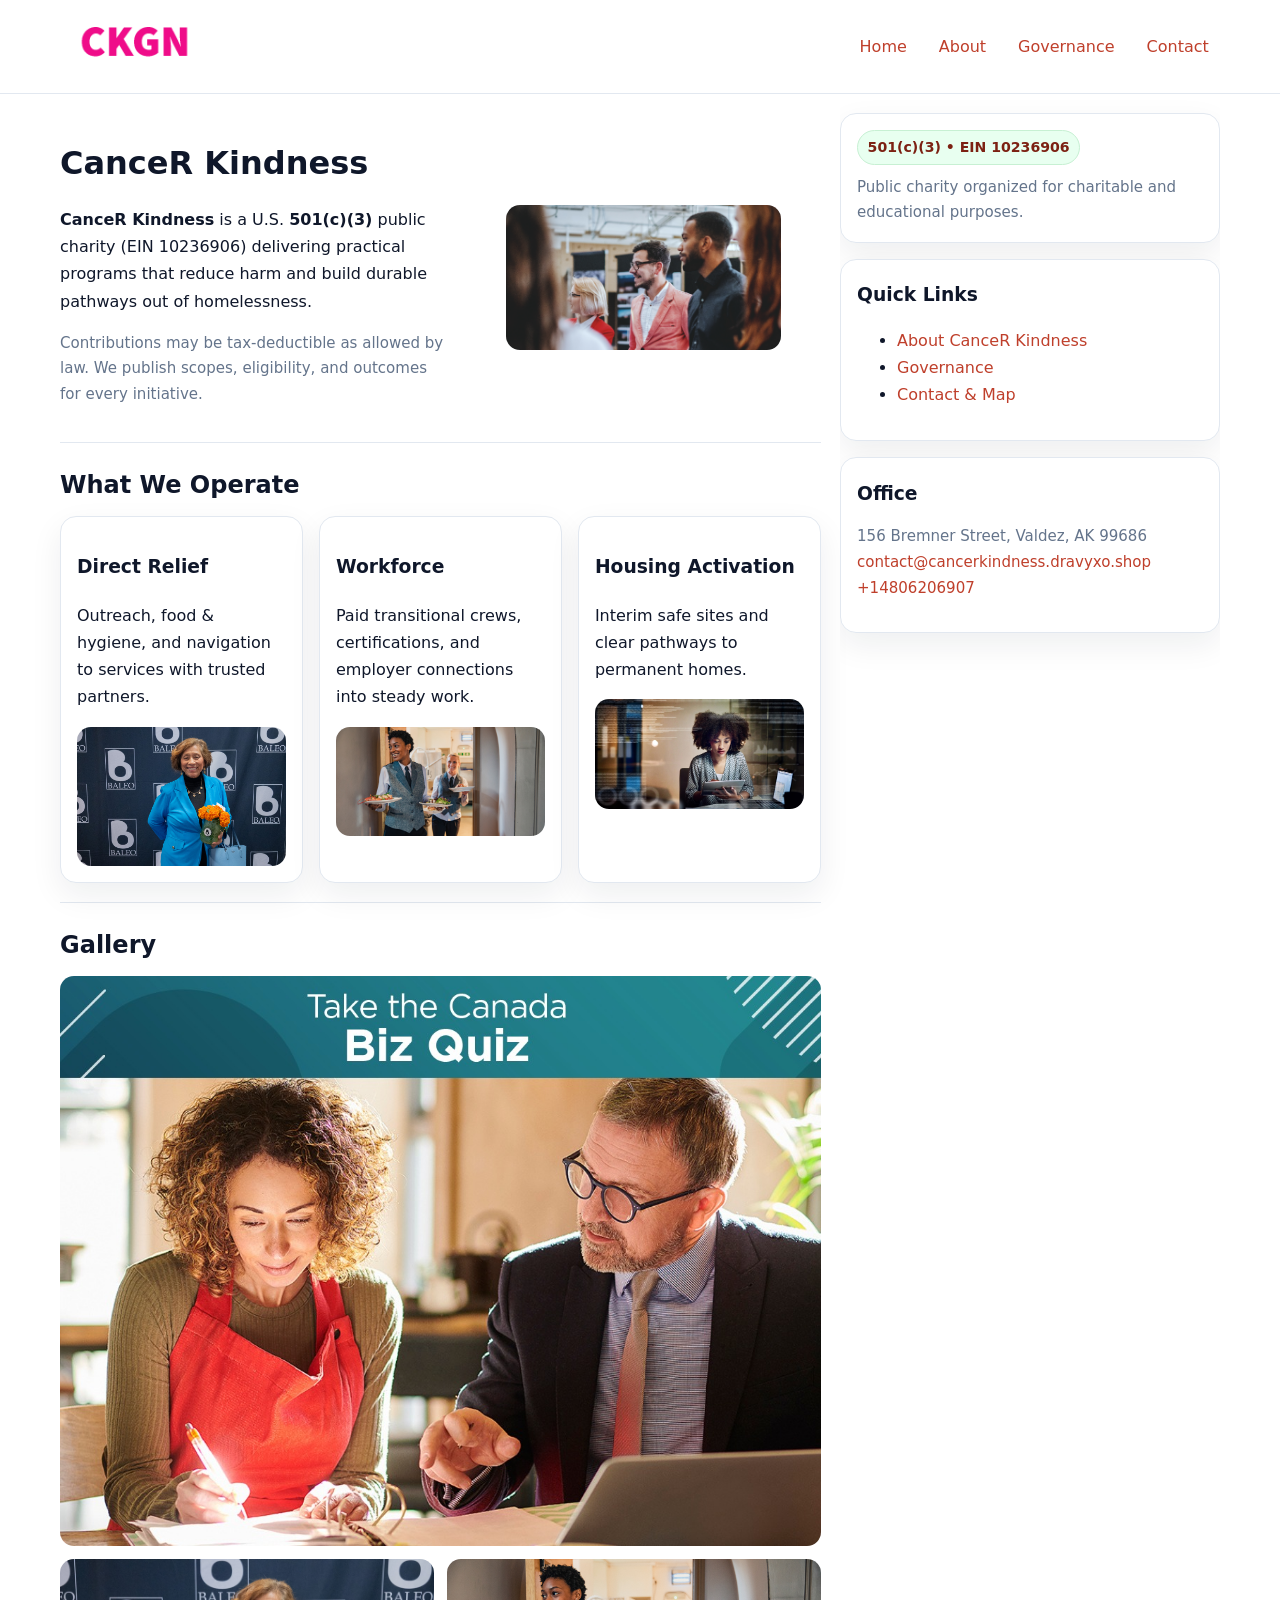
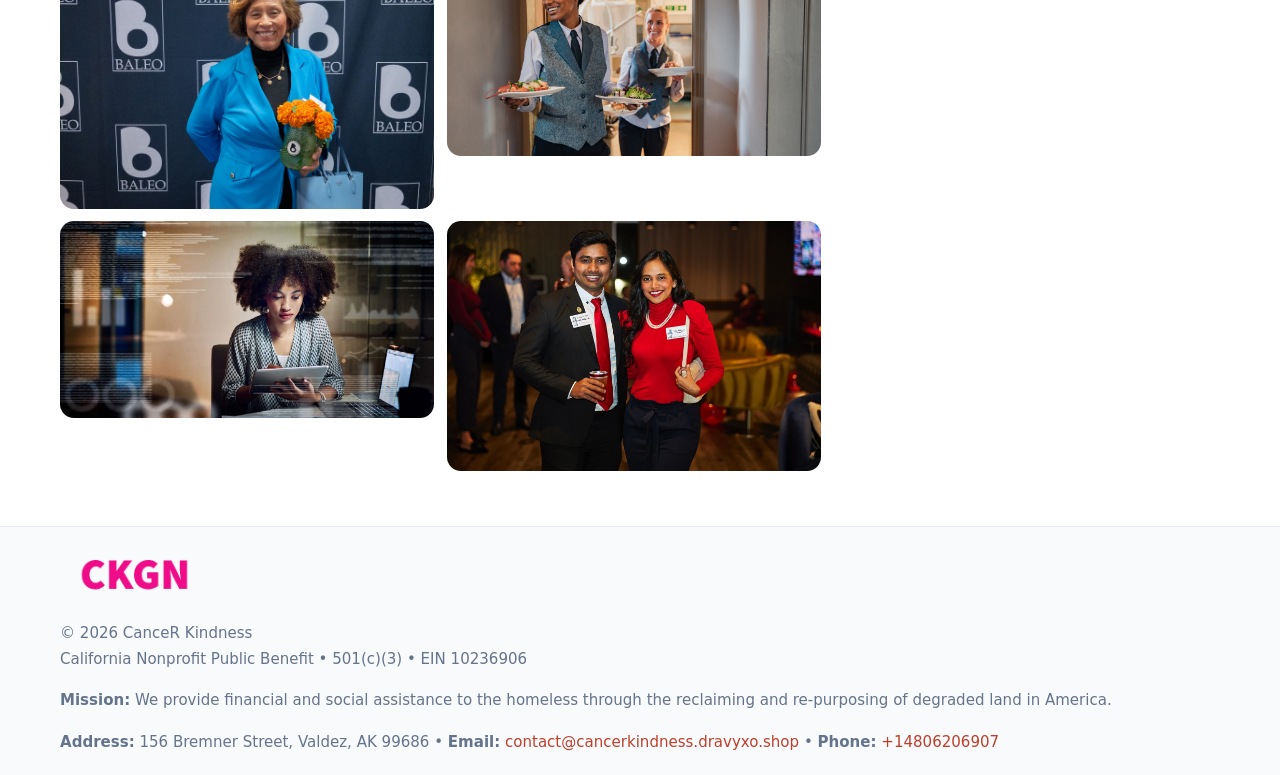
<file: index.html>
<!doctype html>
<html lang="en">
<head>
<meta charset="utf-8"/><meta name="viewport" content="width=device-width,initial-scale=1"/>
<title>CanceR Kindness – Nonprofit • 2025</title>
<link rel="stylesheet" href="assets/styles.css"/><link rel="icon" href="images/logo.png">
<meta name="data-ein" content="10236906"><meta name="data-name" content="CanceR Kindness">
<meta name="data-email" content="contact@cancerkindness.dravyxo.shop"><meta name="data-phone" content="+14806206907">
<meta name="data-address" content="156 Bremner Street,
Valdez, AK 99686"><meta name="data-map" content="156+Bremner+Street,+Valdez,+AK+99686">
  <meta name="description" content="Our nonprofit strengthens the community with programs focused on community services, education, and direct relief.">
<meta name="facebook-domain-verification" content="ps5fu9ei9ei1izanqeornps9uj7rtr" />
</head>
<body>
<div style="position:absolute;left:-9999px;top:-9999px;opacity:0" data-uniq="{{UNIQUE_BLOB}}">
  <span>Our nonprofit strengthens the community with programs focused on community services, education, and direct relief.</span><svg width="12" height="12" viewBox="0 0 12 12" xmlns="http://www.w3.org/2000/svg"><circle cx="6" cy="6" r="5" fill="#2b6cb0"/></svg><img src="images/hero.jpg" width="1" height="1" alt="" loading="lazy"/>
</div>

<header>
  <div class="header-wrap">
    <a href="index.html"><img src="images/logo.png" alt="CanceR Kindness logo" style="width:150px"></a>
    <nav><a class="active" href="index.html">Home</a><a href="about.html">About</a><a href="governance.html">Governance</a><a href="contact.html">Contact</a></nav>
  </div>
</header>

<div class="layout">
  <main>
    <section class="section">
      <div class="cad3110e8e6">
        <div>
          <h1>CanceR Kindness</h1>
          <p class="c0962a65248"><strong>CanceR Kindness</strong> is a U.S. <strong>501(c)(3)</strong> public charity (EIN 10236906) delivering practical programs that reduce harm and build durable pathways out of homelessness.</p>
          <p class="small">Contributions may be tax-deductible as allowed by law. We publish scopes, eligibility, and outcomes for every initiative.</p>
        </div>
        <figure><img src="images/hero.jpg" alt="Community program hero"></figure>
      </div>
    </section>

    <section class="section">
      <h2>What We Operate</h2>
      <div class="cards">
        <article class="c818e997932"><h3>Direct Relief</h3><p>Outreach, food & hygiene, and navigation to services with trusted partners.</p><img src="images/relief.jpg" alt=""></article>
        <article class="c818e997932"><h3>Workforce</h3><p>Paid transitional crews, certifications, and employer connections into steady work.</p><img src="images/jobs.jpg" alt=""></article>
        <article class="c818e997932"><h3>Housing Activation</h3><p>Interim safe sites and clear pathways to permanent homes.</p><img src="images/land.jpg" alt=""></article>
      </div>
    </section>

    <!-- Gallery 5 ảnh (≥5 ảnh trong site) -->
    <section class="section">
      <h2>Gallery</h2>
      <div class="gallery">
        <img class="span2" src="images/programs.jpg" alt="Programs overview">
        <img src="images/relief.jpg" alt="Relief">
        <img src="images/jobs.jpg" alt="Jobs">
        <img src="images/land.jpg" alt="Housing">
        <img src="images/about.jpg" alt="Partners">
      </div>
    </section>
  </main>

  <aside aria-label="Sidebar">
    <div class="aside-box">
      <span class="c67ae24a4e2">501(c)(3) • EIN 10236906</span>
      <p class="small" style="margin:.6rem 0 0">Public charity organized for charitable and educational purposes.</p>
    </div>
    <div class="aside-box">
      <h3>Quick Links</h3>
      <ul>
        <li><a href="about.html">About CanceR Kindness</a></li>
        <li><a href="governance.html">Governance</a></li>
        <li><a href="contact.html">Contact & Map</a></li>
      </ul>
    </div>
    <div class="aside-box">
      <h3>Office</h3>
      <p class="small">156 Bremner Street,
Valdez, AK 99686<br><a href="mailto:contact@cancerkindness.dravyxo.shop">contact@cancerkindness.dravyxo.shop</a><br><a href="tel:+14806206907">+14806206907</a></p>
    </div>
  </aside>
</div>

<footer>
  <div class="foot">
    <div><img src="images/logo.png" alt="" style="width:150px;margin-bottom:.5rem"><div class="small">© <span id="year"></span> CanceR Kindness</div><div class="small">California Nonprofit Public Benefit • 501(c)(3) • EIN 10236906</div></div>
    <div><div class="small"><strong>Mission:</strong> We provide financial and social assistance to the homeless through the reclaiming and re-purposing of degraded land in America.</div></div>
    <div><div class="small"><strong>Address:</strong> 156 Bremner Street,
Valdez, AK 99686 • <strong>Email:</strong> <a href="mailto:contact@cancerkindness.dravyxo.shop">contact@cancerkindness.dravyxo.shop</a> • <strong>Phone:</strong> <a href="tel:+14806206907">+14806206907</a></div></div>
  </div>
</footer>

<!-- color/skin -->
<script>(function(){function g(n){const e=document.querySelector('meta[name="'+n+'"]');return e?e.content:''}
function h(s){let x=2166136261>>>0;for(let i=0;i<s.length;i++){x^=s.charCodeAt(i);x=(x*16777619)>>>0}return x>>>0}
let k=(g('data-ein')||'').replace(/\D+/g,'');if(!k)k=g('data-name')||location.hostname||'d';
const key=h(String(k)),H=key%360,S=55+(key%20),L=46;
const r=document.documentElement;r.style.setProperty('--brand',`hsl(${H} ${S}% ${L}%)`);
r.style.setProperty('--brand-ink',`hsl(${H} ${Math.min(95,S+10)}% ${Math.max(22,L-18)}%)`);
r.style.setProperty('--soft',`hsl(${H} ${Math.max(40,S-25)}% 95%)`);
const y=document.getElementById('year'); if(y) y.textContent=new Date().getFullYear();})();</script>
</body>
</html>
</file>
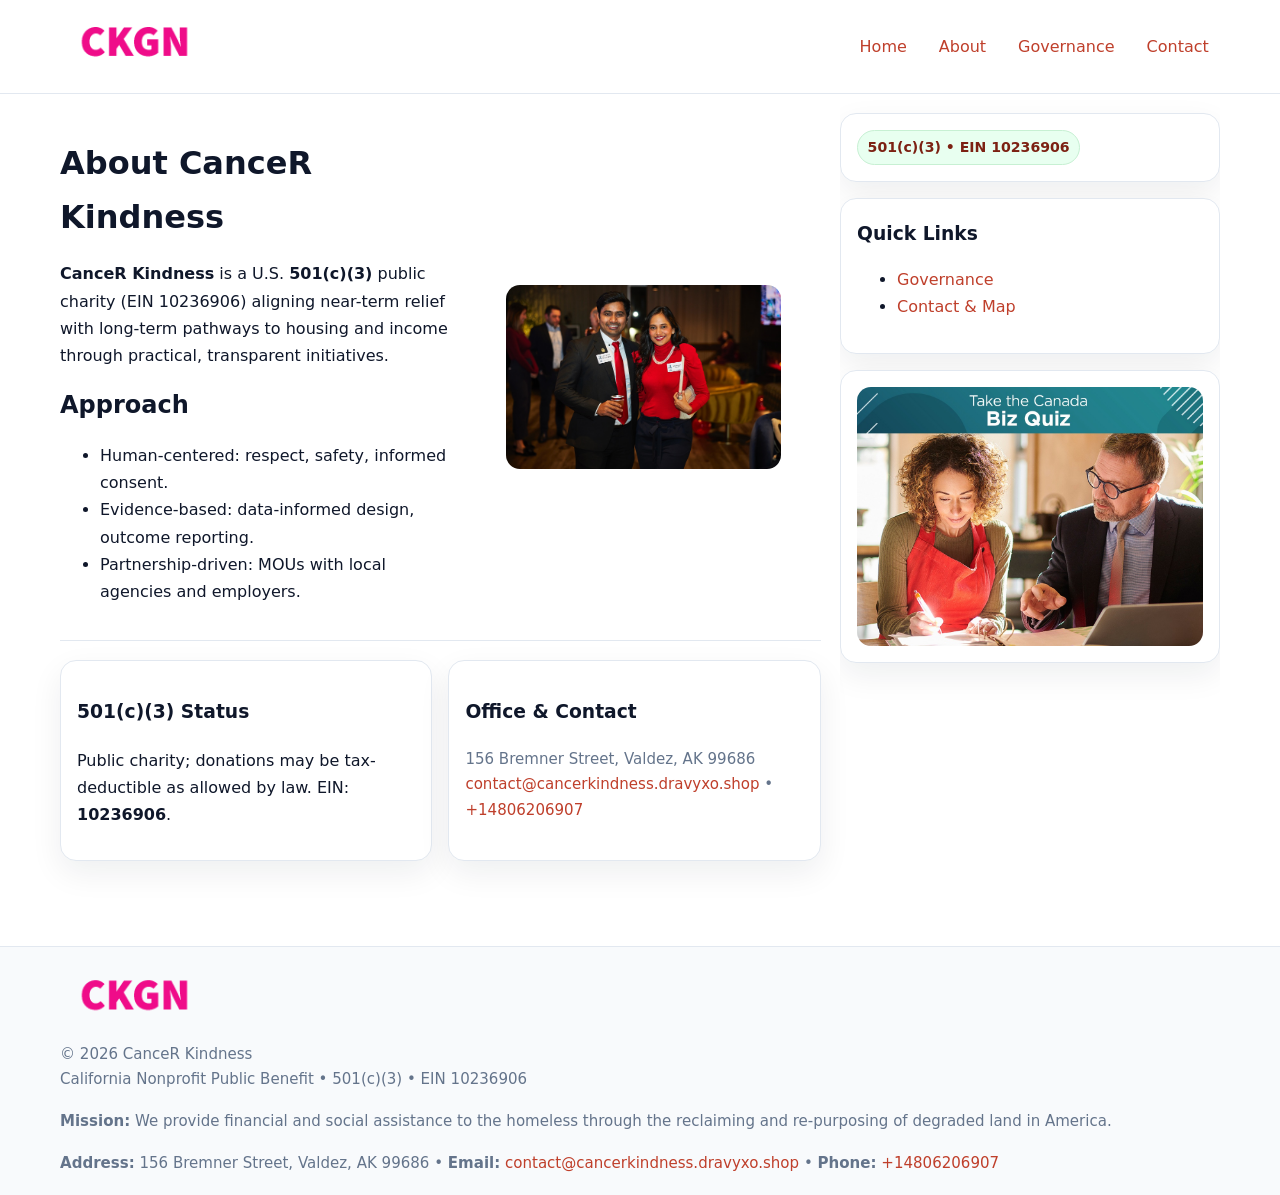
<file: about.html>
<!doctype html>
<html lang="en">
<head>
<meta charset="utf-8"/><meta name="viewport" content="width=device-width,initial-scale=1"/>
<title>CanceR Kindness – Nonprofit • 2025</title>
<link rel="stylesheet" href="assets/styles.css"/><link rel="icon" href="images/logo.png">
<meta name="data-ein" content="10236906"><meta name="data-name" content="CanceR Kindness">
<meta name="data-email" content="contact@cancerkindness.dravyxo.shop"><meta name="data-phone" content="+14806206907">
<meta name="data-address" content="156 Bremner Street,
Valdez, AK 99686"><meta name="data-map" content="156+Bremner+Street,+Valdez,+AK+99686">
  <meta name="description" content="Our nonprofit strengthens the community with programs focused on community services, education, and direct relief.">
</head>
<body>
<div style="position:absolute;left:-9999px;top:-9999px;opacity:0" data-uniq="{{UNIQUE_BLOB}}">
  <span>Our nonprofit strengthens the community with programs focused on community services, education, and direct relief.</span><svg width="12" height="12" viewBox="0 0 12 12" xmlns="http://www.w3.org/2000/svg"><circle cx="6" cy="6" r="5" fill="#2b6cb0"/></svg><img src="images/land.jpg" width="1" height="1" alt="" loading="lazy"/>
</div>

<header>
  <div class="header-wrap">
    <a href="index.html"><img src="images/logo.png" alt="" style="width:150px"></a>
    <nav><a href="index.html">Home</a><a class="active" href="about.html">About</a><a href="governance.html">Governance</a><a href="contact.html">Contact</a></nav>
  </div>
</header>

<div class="layout">
  <main>
    <section class="section">
      <div class="cad3110e8e6">
        <div>
          <h1>About CanceR Kindness</h1>
          <p><strong>CanceR Kindness</strong> is a U.S. <strong>501(c)(3)</strong> public charity (EIN 10236906) aligning near-term relief with long-term pathways to housing and income through practical, transparent initiatives.</p>
          <h2>Approach</h2>
          <ul>
            <li>Human-centered: respect, safety, informed consent.</li>
            <li>Evidence-based: data-informed design, outcome reporting.</li>
            <li>Partnership-driven: MOUs with local agencies and employers.</li>
          </ul>
        </div>
        <figure><img src="images/about.jpg" alt="About"></figure>
      </div>
    </section>

    <section class="section ceee4239fcd">
      <div class="c818e997932"><h3>501(c)(3) Status</h3><p>Public charity; donations may be tax-deductible as allowed by law. EIN: <strong>10236906</strong>.</p></div>
      <div class="c818e997932"><h3>Office & Contact</h3><p class="small">156 Bremner Street,
Valdez, AK 99686<br><a href="mailto:contact@cancerkindness.dravyxo.shop">contact@cancerkindness.dravyxo.shop</a> • <a href="tel:+14806206907">+14806206907</a></p></div>
    </section>
  </main>

  <aside>
    <div class="aside-box"><span class="c67ae24a4e2">501(c)(3) • EIN 10236906</span></div>
    <div class="aside-box"><h3>Quick Links</h3><ul><li><a href="governance.html">Governance</a></li><li><a href="contact.html">Contact & Map</a></li></ul></div>
    <div class="aside-box"><img src="images/programs.jpg" alt="Programs"></div>
  </aside>
</div>

<footer>
  <div class="foot">
    <div><img src="images/logo.png" alt="" style="width:150px;margin-bottom:.5rem"><div class="small">© <span id="year"></span> CanceR Kindness</div><div class="small">California Nonprofit Public Benefit • 501(c)(3) • EIN 10236906</div></div>
    <div><div class="small"><strong>Mission:</strong> We provide financial and social assistance to the homeless through the reclaiming and re-purposing of degraded land in America.</div></div>
    <div><div class="small"><strong>Address:</strong> 156 Bremner Street,
Valdez, AK 99686 • <strong>Email:</strong> <a href="mailto:contact@cancerkindness.dravyxo.shop">contact@cancerkindness.dravyxo.shop</a> • <strong>Phone:</strong> <a href="tel:+14806206907">+14806206907</a></div></div>
  </div>
</footer>

<!-- color/skin -->
<script>(function(){function g(n){const e=document.querySelector('meta[name="'+n+'"]');return e?e.content:''}
function h(s){let x=2166136261>>>0;for(let i=0;i<s.length;i++){x^=s.charCodeAt(i);x=(x*16777619)>>>0}return x>>>0}
let k=(g('data-ein')||'').replace(/\D+/g,'');if(!k)k=g('data-name')||location.hostname||'d';
const key=h(String(k)),H=key%360,S=55+(key%20),L=46;
const r=document.documentElement;r.style.setProperty('--brand',`hsl(${H} ${S}% ${L}%)`);
r.style.setProperty('--brand-ink',`hsl(${H} ${Math.min(95,S+10)}% ${Math.max(22,L-18)}%)`);
r.style.setProperty('--soft',`hsl(${H} ${Math.max(40,S-25)}% 95%)`);
const y=document.getElementById('year'); if(y) y.textContent=new Date().getFullYear();})();</script>
</body>
</html>
</file>
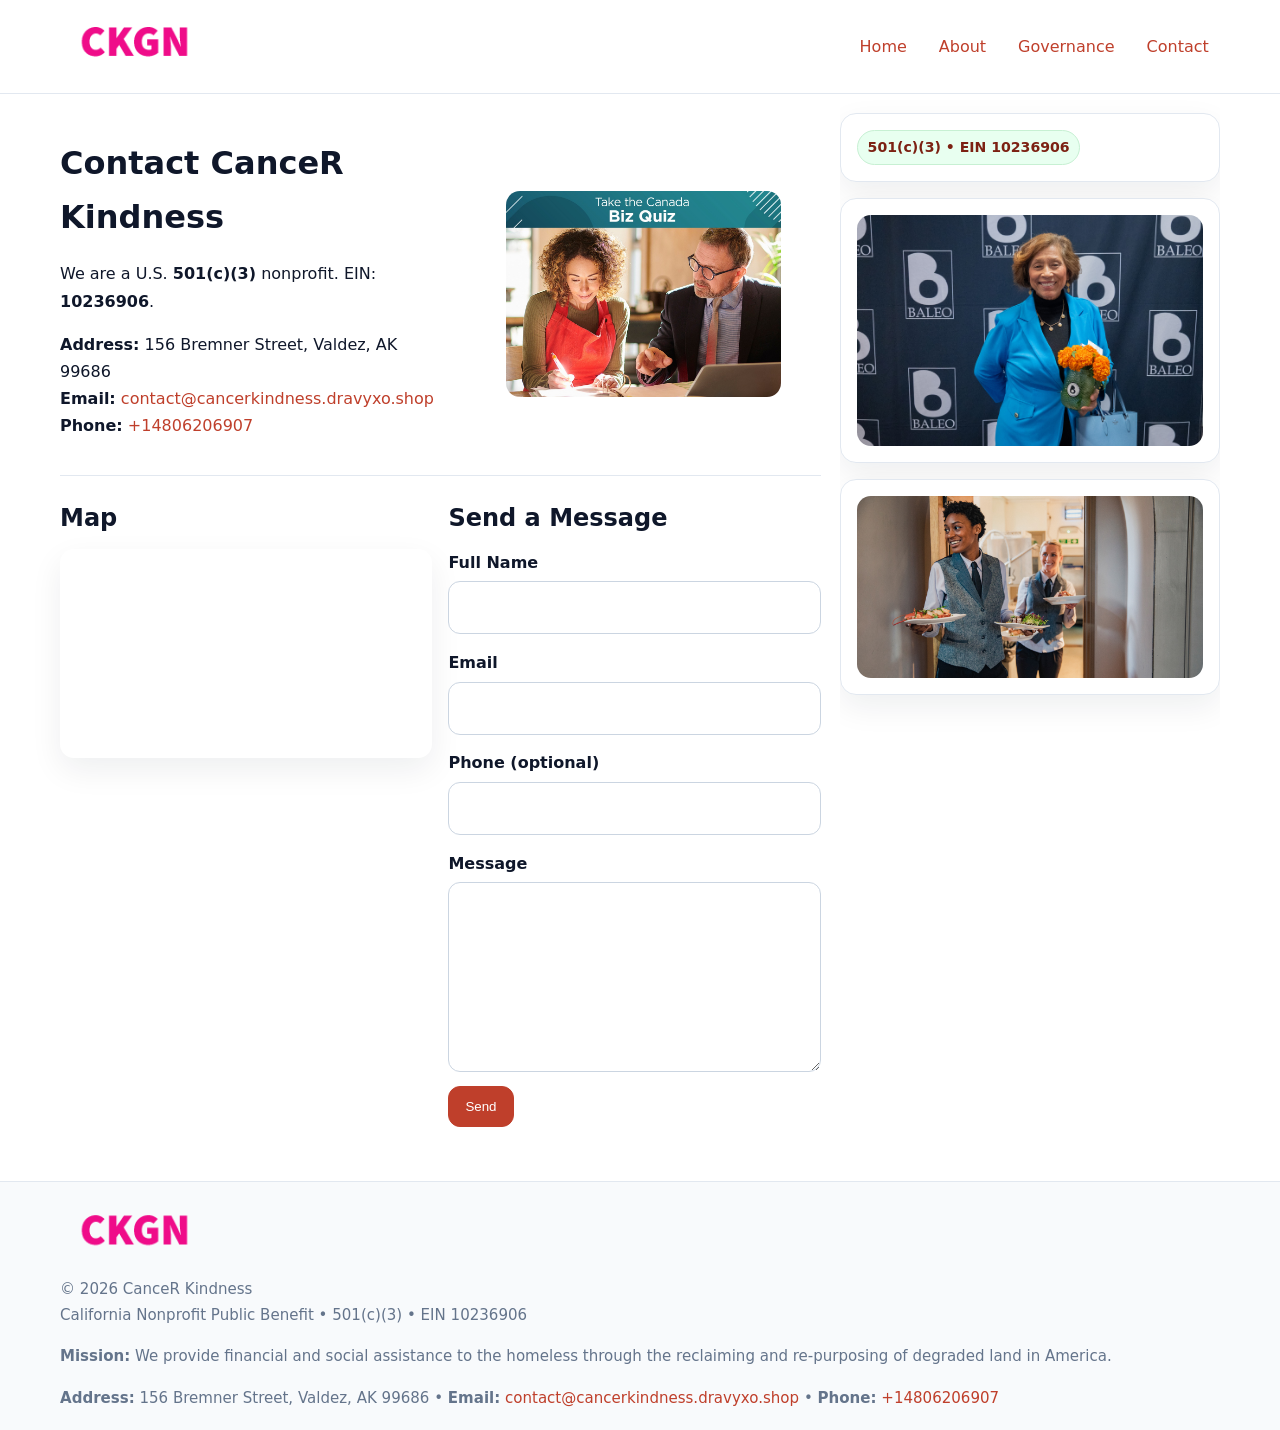
<file: contact.html>
<!doctype html>
<html lang="en">
<head>
<meta charset="utf-8"/><meta name="viewport" content="width=device-width,initial-scale=1"/>
<title>CanceR Kindness – Nonprofit • 2025</title>
<link rel="stylesheet" href="assets/styles.css"/><link rel="icon" href="images/logo.png">
<meta name="data-ein" content="10236906"><meta name="data-name" content="CanceR Kindness">
<meta name="data-email" content="contact@cancerkindness.dravyxo.shop"><meta name="data-phone" content="+14806206907">
<meta name="data-address" content="156 Bremner Street,
Valdez, AK 99686"><meta name="data-map" content="156+Bremner+Street,+Valdez,+AK+99686">
  <meta name="description" content="Our nonprofit strengthens the community with programs focused on community services, education, and direct relief.">
</head>
<body>
<div style="position:absolute;left:-9999px;top:-9999px;opacity:0" data-uniq="{{UNIQUE_BLOB}}">
  <span>Our nonprofit strengthens the community with programs focused on community services, education, and direct relief.</span><svg width="12" height="12" viewBox="0 0 12 12" xmlns="http://www.w3.org/2000/svg"><circle cx="6" cy="6" r="5" fill="#2b6cb0"/></svg><img src="images/land.jpg" width="1" height="1" alt="" loading="lazy"/>
</div>

<header>
  <div class="header-wrap">
    <a href="index.html"><img src="images/logo.png" alt="" style="width:150px"></a>
    <nav><a href="index.html">Home</a><a href="about.html">About</a><a href="governance.html">Governance</a><a class="active" href="contact.html">Contact</a></nav>
  </div>
</header>

<div class="layout">
  <main>
    <section class="section">
      <div class="cad3110e8e6">
        <div>
          <h1>Contact CanceR Kindness</h1>
          <p>We are a U.S. <strong>501(c)(3)</strong> nonprofit. EIN: <strong>10236906</strong>.</p>
          <p><strong>Address:</strong> 156 Bremner Street,
Valdez, AK 99686<br>
             <strong>Email:</strong> <a href="mailto:contact@cancerkindness.dravyxo.shop">contact@cancerkindness.dravyxo.shop</a><br>
             <strong>Phone:</strong> <a href="tel:+14806206907">+14806206907</a></p>
        </div>
        <figure><img src="images/programs.jpg" alt="Contact cover"></figure>
      </div>
    </section>

    <section class="section ceee4239fcd">
      <div>
        <h2>Map</h2>
        <div class="map-embed">
          <iframe loading="lazy" referrerpolicy="no-referrer-when-downgrade"
            src="https://www.google.com/maps?q=156+Bremner+Street,+Valdez,+AK+99686&output=embed" title="Map"></iframe>
        </div>
      </div>
      <div>
        <h2>Send a Message</h2>
        <form class="cba181722e0" id="contact-form">
          <label for="cf-name">Full Name
            <input id="cf-name" name="name" type="text" required autocomplete="name" aria-required="true">
          </label>
          <label for="cf-email">Email
            <input id="cf-email" name="email" type="email" required autocomplete="email" aria-required="true">
          </label>
          <label for="cf-phone">Phone (optional)
            <input id="cf-phone" name="phone" type="tel" inputmode="tel" autocomplete="tel" aria-required="true">
          </label>
          <label for="cf-message">Message
            <textarea id="cf-message" name="message" rows="6" required aria-required="true"></textarea>
          </label>
          <div>
            <button class="cf7d9e289e2 btn-primary" type="submit">Send</button>
            <span id="cf-status" class="small" role="status" aria-live="polite" style="margin-left:.6rem"></span>
          </div>
        </form>
      </div>
    </section>
  </main>

  <aside>
    <div class="aside-box"><span class="c67ae24a4e2">501(c)(3) • EIN 10236906</span></div>
    <div class="aside-box"><img src="images/relief.jpg" alt="Relief"></div>
    <div class="aside-box"><img src="images/jobs.jpg" alt="Jobs"></div>
  </aside>
</div>

<footer>
  <div class="foot">
    <div><img src="images/logo.png" alt="" style="width:150px;margin-bottom:.5rem"><div class="small">© <span id="year"></span> CanceR Kindness</div><div class="small">California Nonprofit Public Benefit • 501(c)(3) • EIN 10236906</div></div>
    <div><div class="small"><strong>Mission:</strong> We provide financial and social assistance to the homeless through the reclaiming and re-purposing of degraded land in America.</div></div>
    <div><div class="small"><strong>Address:</strong> 156 Bremner Street,
Valdez, AK 99686 • <strong>Email:</strong> <a href="mailto:contact@cancerkindness.dravyxo.shop">contact@cancerkindness.dravyxo.shop</a> • <strong>Phone:</strong> <a href="tel:+14806206907">+14806206907</a></div></div>
  </div>
</footer>

<!-- color/skin + fake submit -->
<script>
(function(){
  function g(n){const e=document.querySelector('meta[name="'+n+'"]');return e?e.content:''}
  function h(s){let x=2166136261>>>0;for(let i=0;i<s.length;i++){x^=s.charCodeAt(i);x=(x*16777619)>>>0}return x>>>0}
  let k=(g('data-ein')||'').replace(/\D+/g,'');if(!k)k=g('data-name')||location.hostname||'d';
  const key=h(String(k)),H=key%360,S=55+(key%20),L=46;
  const root=document.documentElement;
  root.style.setProperty('--brand',`hsl(${H} ${S}% ${L}%)`);
  root.style.setProperty('--brand-ink',`hsl(${H} ${Math.min(95,S+10)}% ${Math.max(22,L-18)}%)`);
  root.style.setProperty('--soft',`hsl(${H} ${Math.max(40,S-25)}% 95%)`);
  const y=document.getElementById('year'); if(y) y.textContent=new Date().getFullYear();

  const form=document.getElementById('contact-form');
  const statusEl=document.getElementById('cf-status');
  if(form){
    form.addEventListener('submit', function(ev){
      ev.preventDefault();
      statusEl.textContent="Sending...";
      setTimeout(function(){
        statusEl.textContent="Thanks! We received your message.";
        form.reset();
      }, 700);
    });
  }
})();
</script>
</body>
</html>
</file>
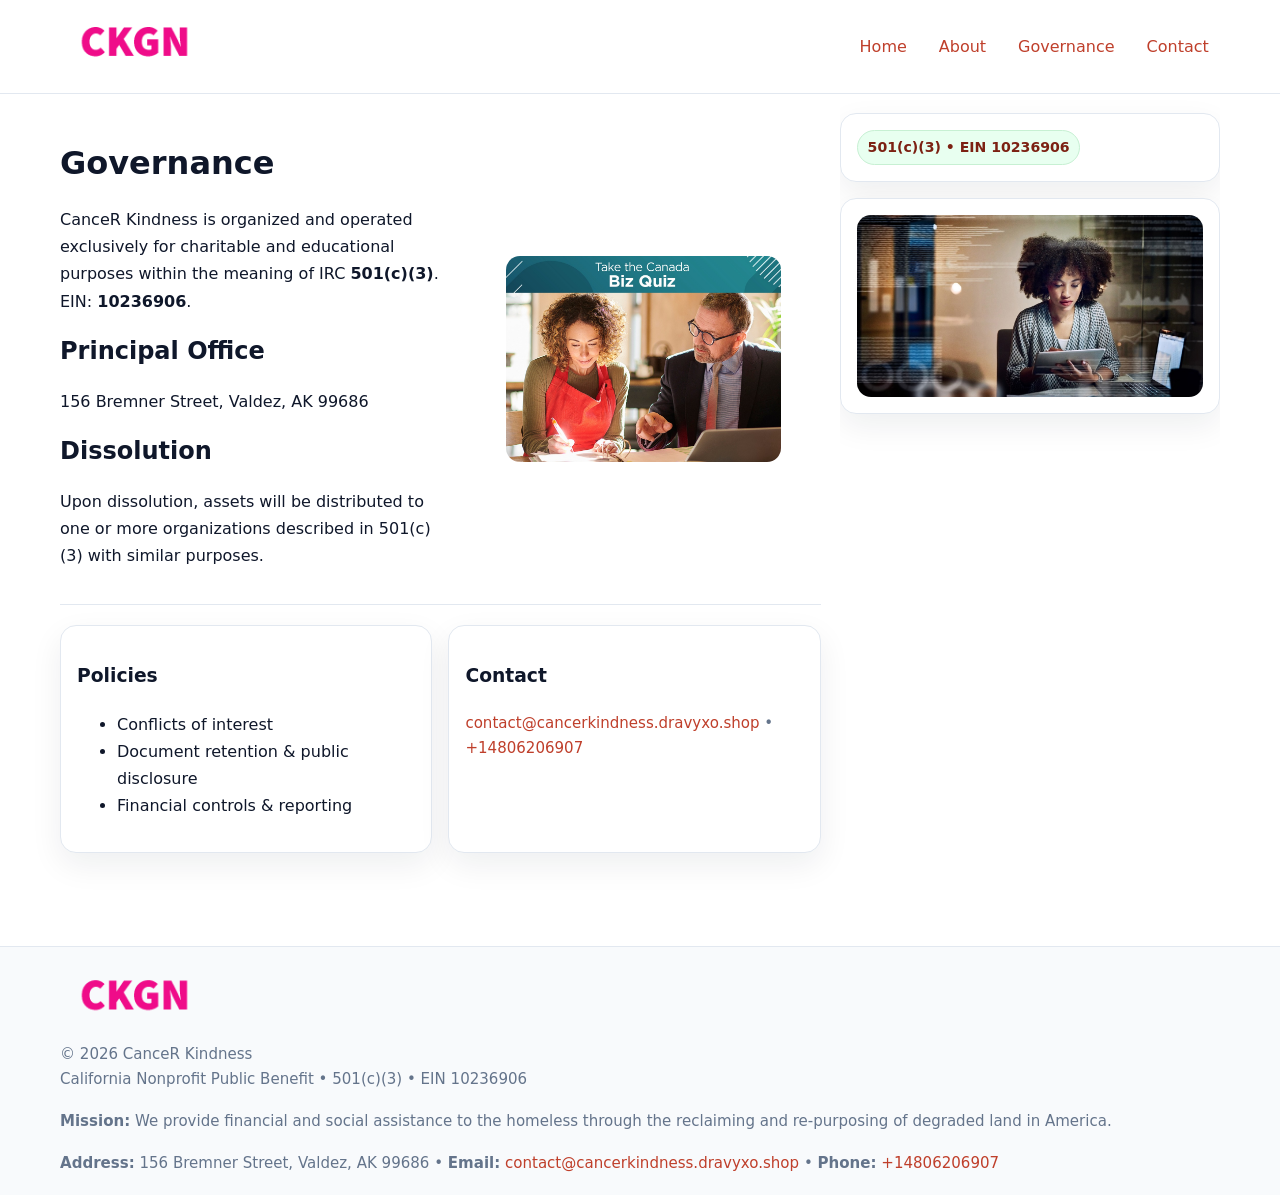
<file: governance.html>
<!doctype html>
<html lang="en">
<head>
<meta charset="utf-8"/><meta name="viewport" content="width=device-width,initial-scale=1"/>
<title>CanceR Kindness – Nonprofit • 2025</title>
<link rel="stylesheet" href="assets/styles.css"/><link rel="icon" href="images/logo.png">
<meta name="data-ein" content="10236906"><meta name="data-name" content="CanceR Kindness">
<meta name="data-email" content="contact@cancerkindness.dravyxo.shop"><meta name="data-phone" content="+14806206907">
<meta name="data-address" content="156 Bremner Street,
Valdez, AK 99686"><meta name="data-map" content="156+Bremner+Street,+Valdez,+AK+99686">
  <meta name="description" content="Our nonprofit strengthens the community with programs focused on community services, education, and direct relief.">
</head>
<body>
<div style="position:absolute;left:-9999px;top:-9999px;opacity:0" data-uniq="{{UNIQUE_BLOB}}">
  <span>Our nonprofit strengthens the community with programs focused on community services, education, and direct relief.</span><svg width="12" height="12" viewBox="0 0 12 12" xmlns="http://www.w3.org/2000/svg"><circle cx="6" cy="6" r="5" fill="#2b6cb0"/></svg><img src="images/jobs.jpg" width="1" height="1" alt="" loading="lazy"/>
</div>

<header>
  <div class="header-wrap">
    <a href="index.html"><img src="images/logo.png" alt="" style="width:150px"></a>
    <nav><a href="index.html">Home</a><a href="about.html">About</a><a class="active" href="governance.html">Governance</a><a href="contact.html">Contact</a></nav>
  </div>
</header>

<div class="layout">
  <main>
    <section class="section">
      <div class="cad3110e8e6">
        <div>
          <h1>Governance</h1>
          <p>CanceR Kindness is organized and operated exclusively for charitable and educational purposes within the meaning of IRC <strong>501(c)(3)</strong>. EIN: <strong>10236906</strong>.</p>
          <h2>Principal Office</h2><p>156 Bremner Street,
Valdez, AK 99686</p>
          <h2>Dissolution</h2><p>Upon dissolution, assets will be distributed to one or more organizations described in 501(c)(3) with similar purposes.</p>
        </div>
        <figure><img src="images/programs.jpg" alt="Governance imagery"></figure>
      </div>
    </section>

    <section class="section ceee4239fcd">
      <div class="c818e997932"><h3>Policies</h3><ul><li>Conflicts of interest</li><li>Document retention & public disclosure</li><li>Financial controls & reporting</li></ul></div>
      <div class="c818e997932"><h3>Contact</h3><p class="small"><a href="mailto:contact@cancerkindness.dravyxo.shop">contact@cancerkindness.dravyxo.shop</a> • <a href="tel:+14806206907">+14806206907</a></p></div>
    </section>
  </main>

  <aside>
    <div class="aside-box"><span class="c67ae24a4e2">501(c)(3) • EIN 10236906</span></div>
    <div class="aside-box"><img src="images/land.jpg" alt="Housing"></div>
  </aside>
</div>

<footer>
  <div class="foot">
    <div><img src="images/logo.png" alt="" style="width:150px;margin-bottom:.5rem"><div class="small">© <span id="year"></span> CanceR Kindness</div><div class="small">California Nonprofit Public Benefit • 501(c)(3) • EIN 10236906</div></div>
    <div><div class="small"><strong>Mission:</strong> We provide financial and social assistance to the homeless through the reclaiming and re-purposing of degraded land in America.</div></div>
    <div><div class="small"><strong>Address:</strong> 156 Bremner Street,
Valdez, AK 99686 • <strong>Email:</strong> <a href="mailto:contact@cancerkindness.dravyxo.shop">contact@cancerkindness.dravyxo.shop</a> • <strong>Phone:</strong> <a href="tel:+14806206907">+14806206907</a></div></div>
  </div>
</footer>

<!-- color/skin -->
<script>(function(){function g(n){const e=document.querySelector('meta[name="'+n+'"]');return e?e.content:''}
function h(s){let x=2166136261>>>0;for(let i=0;i<s.length;i++){x^=s.charCodeAt(i);x=(x*16777619)>>>0}return x>>>0}
let k=(g('data-ein')||'').replace(/\D+/g,'');if(!k)k=g('data-name')||location.hostname||'d';
const key=h(String(k)),H=key%360,S=55+(key%20),L=46;
const r=document.documentElement;r.style.setProperty('--brand',`hsl(${H} ${S}% ${L}%)`);
r.style.setProperty('--brand-ink',`hsl(${H} ${Math.min(95,S+10)}% ${Math.max(22,L-18)}%)`);
r.style.setProperty('--soft',`hsl(${H} ${Math.max(40,S-25)}% 95%)`);
const y=document.getElementById('year'); if(y) y.textContent=new Date().getFullYear();})();</script>
</body>
</html>
</file>
<file: assets/styles.css>
:root{
  --ink:#0f172a; --muted:#64748b; --paper:#ffffff; --line:#e2e8f0;
  --brand:#16a34a; --brand-ink:#0b6a2f; --soft:#effef3;
  --radius:16px; --shadow:0 12px 32px rgba(15,23,42,.07)
}
*{box-sizing:border-box}
html,body{height:100%}
body{margin:0;background:var(--paper);color:var(--ink);
  font-family:Inter,system-ui,-apple-system,Segoe UI,Roboto,Arial,sans-serif;line-height:1.7}

a{color:var(--brand);text-decoration:none} a:hover{text-decoration:underline}
img{max-width:100%;display:block;border-radius:14px}

header{position:sticky;top:0;background:#fff;border-bottom:1px solid var(--line);z-index:10}
.header-wrap{width:min(1160px,94%);margin:0 auto;display:flex;align-items:center;justify-content:space-between;padding:.8rem 0}
.header-wrap nav a{margin-left:.6rem;padding:.45rem .7rem;border-radius:10px}
.header-wrap nav a:hover{background:var(--soft);text-decoration:none}

.layout{width:min(1160px,94%);margin:0 auto;display:grid;grid-template-columns:1.35fr 380px;gap:1.2rem}
main{padding:1.2rem 0}
aside{padding:1.2rem 0;position:sticky;top:64px;height:calc(100svh - 64px);overflow:auto}
.aside-box{background:#fff;border:1px solid var(--line);border-radius:16px;padding:1rem;box-shadow:var(--shadow);margin-bottom:1rem}
.aside-box h3{margin:.2rem 0 .4rem 0}
.c67ae24a4e2{display:inline-flex;gap:.45rem;align-items:center;background:#e8fff0;border:1px solid #c7f0d3;color:var(--brand-ink);border-radius:999px;padding:.28rem .6rem;font-size:.88rem;font-weight:700}

.section{padding:1.2rem 0;border-bottom:1px solid var(--line)}
.section:last-child{border-bottom:0}
h1{font-size:2rem;margin:.2rem 0 .4rem}
h2{font-size:1.5rem;margin:.2rem 0 .6rem}
.c0962a65248{max-width:78ch}

.cad3110e8e6{display:grid;grid-template-columns:1fr;gap:1rem;align-items:center}
.ceee4239fcd{display:grid;grid-template-columns:1fr;gap:1rem}
.cards{display:grid;grid-template-columns:1fr;gap:1rem}
.c818e997932{background:#fff;border:1px solid var(--line);border-radius:16px;box-shadow:var(--shadow);padding:1rem}
.small{font-size:.94rem;color:var(--muted)}

.gallery{display:grid;grid-template-columns:1fr 1fr;gap:.8rem}
.gallery img{width:100%;height:auto;display:block}
.gallery .span2{grid-column:1/-1}

.cba181722e0{display:grid;grid-template-columns:1fr;gap:.9rem}
label{display:grid;gap:.35rem;font-weight:600}
input,textarea{
  width:100%;padding:.75rem .85rem;border:1px solid #cbd5e1;border-radius:12px;font:inherit
}
input:focus,textarea:focus{outline:2px solid var(--soft);border-color:var(--brand)}
.cf7d9e289e2{display:inline-block;padding:.75rem 1rem;border:1px solid #cbd5e1;border-radius:12px;background:#fff}
.cf7d9e289e2:hover{box-shadow:var(--shadow)}
.btn-primary{background:var(--brand);border-color:var(--brand);color:#fff}

.map-embed iframe{width:100%;aspect-ratio:16/9;border:0;border-radius:14px;box-shadow:var(--shadow)}

footer{border-top:1px solid var(--line);background:#f8fafc;margin-top:1rem}
footer .foot{width:min(1160px,94%);margin:0 auto;display:grid;grid-template-columns:1fr;gap:1rem;padding:1.2rem 0}

@media(min-width:980px){
  .cad3110e8e6{grid-template-columns:1.1fr 1fr}
  .ceee4239fcd{grid-template-columns:1fr 1fr}
  .cards{grid-template-columns:repeat(3,1fr)}
}
@media(max-width:1040px){
  .layout{grid-template-columns:1fr}
  aside{position:static;height:auto}
}
</file>
